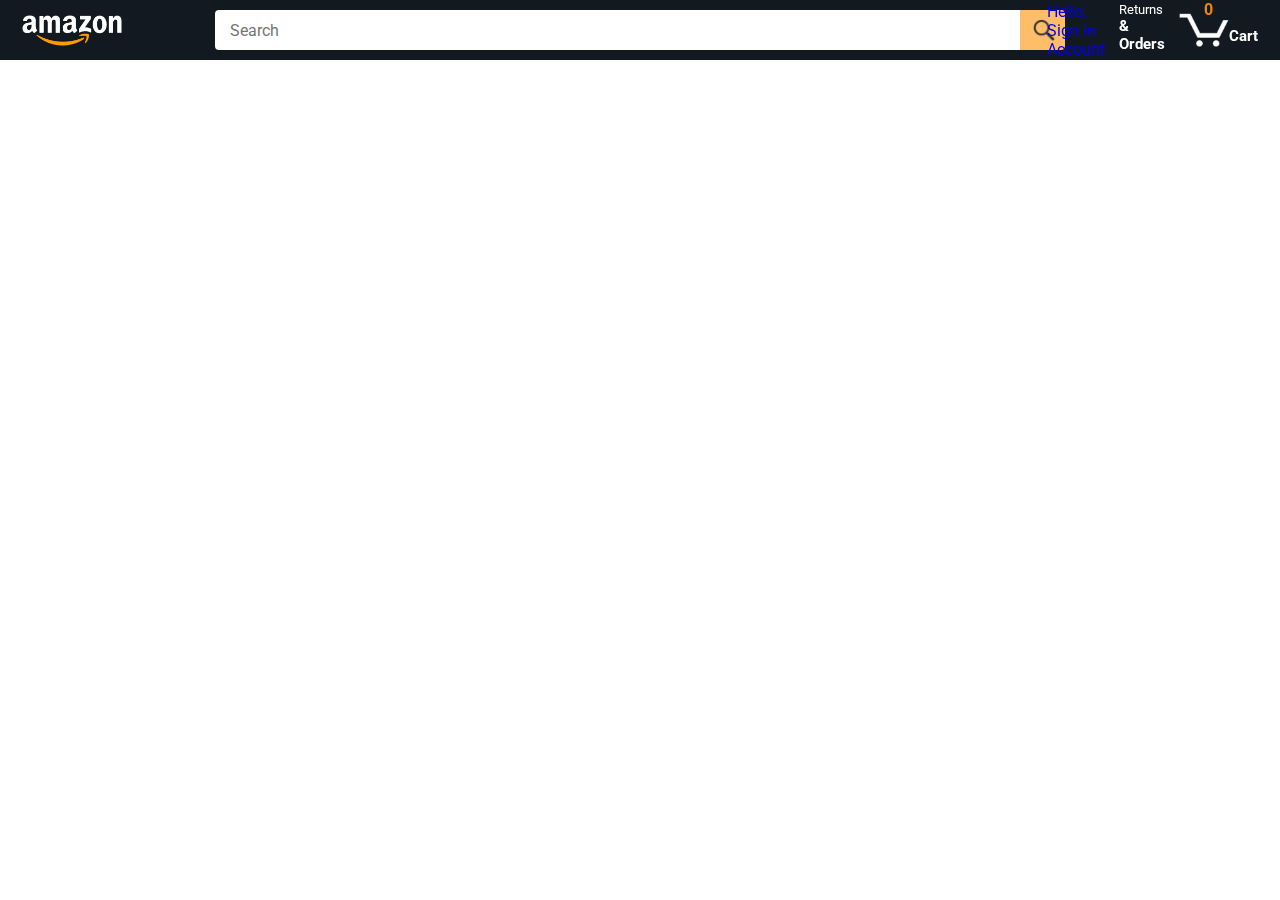
<file: index.html>
<!DOCTYPE html>
<html>

<head>
  <title>Amazon Project</title>

  <!-- This code is needed for responsive design to work.
      (Responsive design = make the website look good on
      smaller screen sizes like a phone or a tablet). -->
  <meta name="viewport" content="width=device-width, initial-scale=1">

  <!-- Load a font called Roboto from Google Fonts. -->
  <link rel="preconnect" href="https://fonts.googleapis.com">
  <link rel="preconnect" href="https://fonts.gstatic.com" crossorigin>
  <link href="https://fonts.googleapis.com/css2?family=Roboto:wght@400;500;700&display=swap" rel="stylesheet">

  <!-- Here are the CSS files for this page. -->
  <link rel="stylesheet" href="styles/shared/general.css">
  <link rel="stylesheet" href="styles/shared/amazon-header.css">
  <link rel="stylesheet" href="styles/pages/amazon.css">
</head>

<body>
  <div class="amazon-header">
    <div class="amazon-header-left-section">
      <a href="index.html" class="header-link">
        <img class="amazon-logo" src="images/amazon-logo-white.png">
        <img class="amazon-mobile-logo" src="images/amazon-mobile-logo-white.png">
      </a>
    </div>

    <div class="amazon-header-middle-section">
      <input class="search-bar" type="text" placeholder="Search">

      <button class="search-button">
        <img class="search-icon" src="images/icons/search-icon.png">
      </button>
    </div>

    <div class="amazon-header-right-section">
      <a class="account-link header-link js-auth-link" href="login.html">
        <span class="greeting-text">Hello, Sign in</span>
        <span class="account-text">Account</span>
      </a>

      <a class="orders-link header-link" href="orders.html">
        <span class="returns-text">Returns</span>
        <span class="orders-text">& Orders</span>
      </a>

      <a class="cart-link header-link" href="checkout.html">
        <img class="cart-icon" src="images/icons/cart-icon.png">
        <div class="cart-quantity js-quantity">0</div>
        <div class="cart-text">Cart</div>
      </a>
    </div>
  </div>

  <div class="main">
    <div class="products-grid">
    </div>
  </div>

  <!-- entry point -->
  <script type="module" src="scritps/script.js"></script>
</body>

</html>
</file>
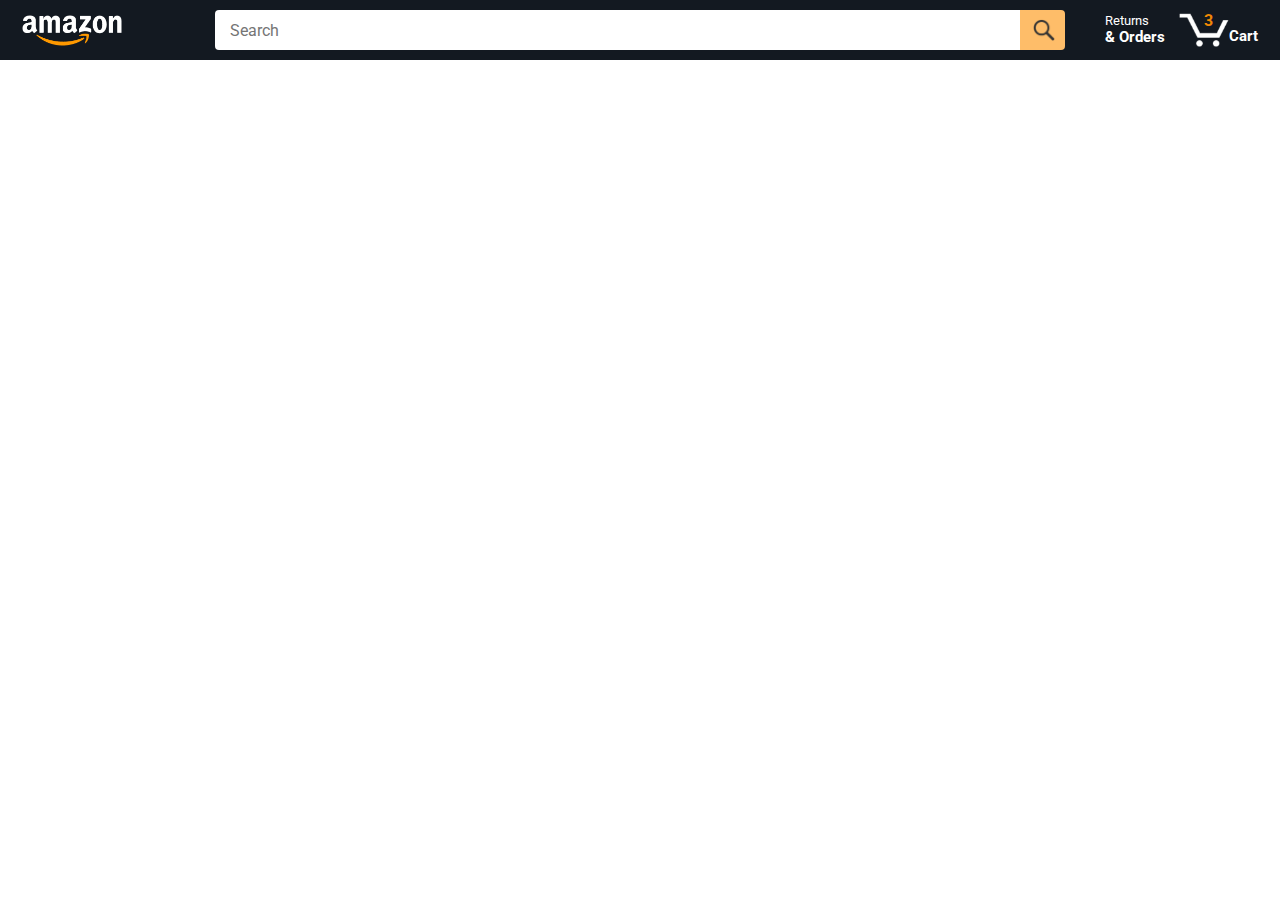
<file: amazon.html>
<!DOCTYPE html>
<html>
  <head>
    <title>Amazon Project</title>

    <!-- This code is needed for responsive design to work.
      (Responsive design = make the website look good on
      smaller screen sizes like a phone or a tablet). -->
    <meta name="viewport" content="width=device-width, initial-scale=1">

    <!-- Load a font called Roboto from Google Fonts. -->
    <link rel="preconnect" href="https://fonts.googleapis.com">
    <link rel="preconnect" href="https://fonts.gstatic.com" crossorigin>
    <link href="https://fonts.googleapis.com/css2?family=Roboto:wght@400;500;700&display=swap" rel="stylesheet">

    <!-- Here are the CSS files for this page. -->
    <link rel="stylesheet" href="styles/shared/general.css">
    <link rel="stylesheet" href="styles/shared/amazon-header.css">
    <link rel="stylesheet" href="styles/pages/amazon.css">
  </head>
  <body>
    <div class="amazon-header">
      <div class="amazon-header-left-section">
        <a href="amazon.html" class="header-link">
          <img class="amazon-logo"
            src="images/amazon-logo-white.png">
          <img class="amazon-mobile-logo"
            src="images/amazon-mobile-logo-white.png">
        </a>
      </div>

      <div class="amazon-header-middle-section">
        <input class="search-bar" type="text" placeholder="Search">

        <button class="search-button">
          <img class="search-icon" src="images/icons/search-icon.png">
        </button>
      </div>

      <div class="amazon-header-right-section">
        <a class="orders-link header-link" href="orders.html">
          <span class="returns-text">Returns</span>
          <span class="orders-text">& Orders</span>
        </a>

        <a class="cart-link header-link" href="checkout.html">
          <img class="cart-icon" src="images/icons/cart-icon.png">
          <div class="cart-quantity">3</div>
          <div class="cart-text">Cart</div>
        </a>
      </div>
    </div>
    
    <div class="main">
      <div class="products-grid">
      </div>
    </div>
    <script src="data/cart.js"></script>
    <SCript src="data/products.js"></SCript>
    <script src="scritps/script.js"></script>
  </body>
</html>
</file>
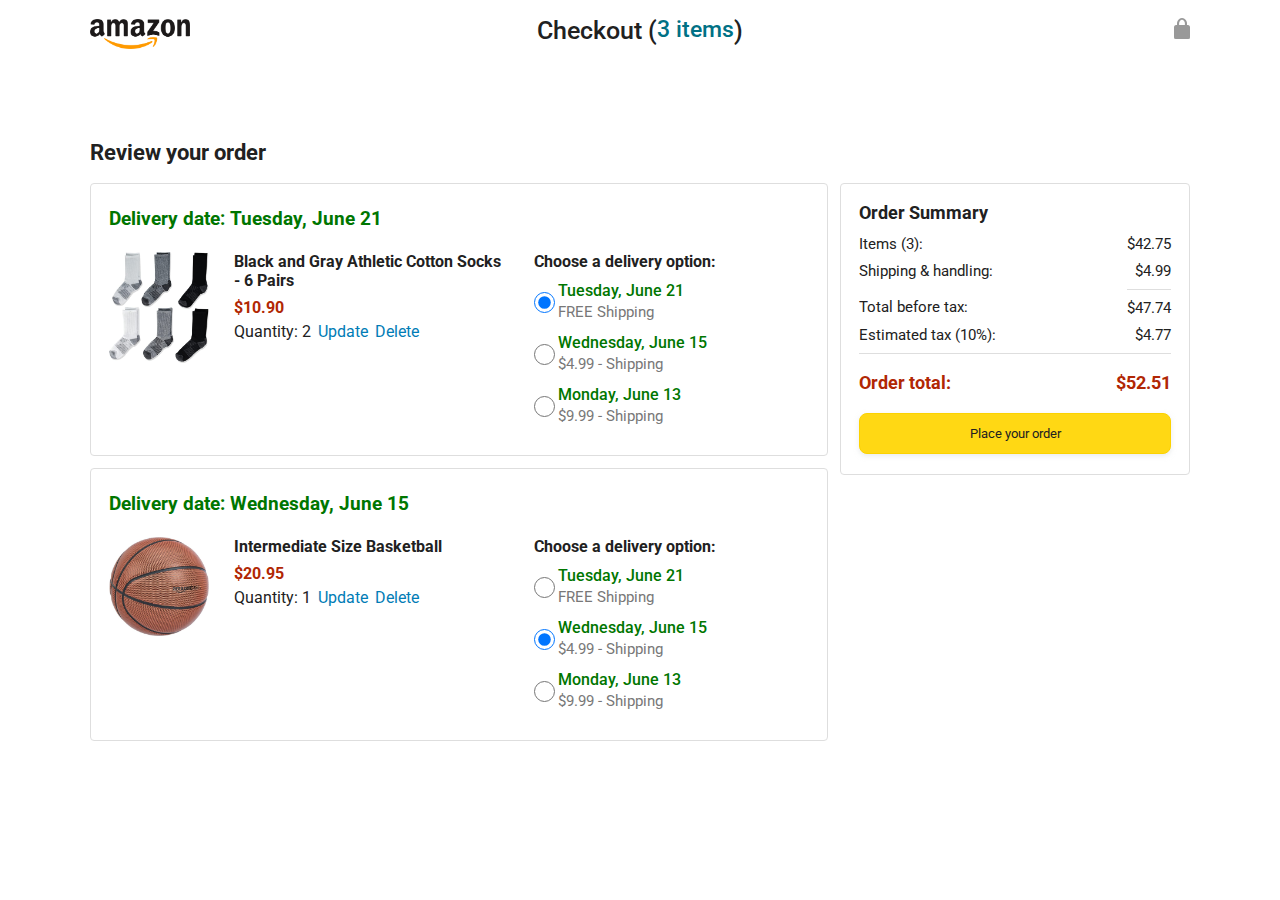
<file: checkout.html>
<!DOCTYPE html>
<html>
  <head>
    <title>Checkout</title>

    <!-- This code is needed for responsive design to work.
      (Responsive design = make the website look good on
      smaller screen sizes like a phone or a tablet). -->
    <meta name="viewport" content="width=device-width, initial-scale=1">

    <!-- Load a font called Roboto from Google Fonts. -->
    <link rel="preconnect" href="https://fonts.googleapis.com">
    <link rel="preconnect" href="https://fonts.gstatic.com" crossorigin>
    <link href="https://fonts.googleapis.com/css2?family=Roboto:wght@400;500;700&display=swap" rel="stylesheet">

    <!-- Here are the CSS files for this page. -->
    <link rel="stylesheet" href="styles/shared/general.css">
    <link rel="stylesheet" href="styles/pages/checkout/checkout-header.css">
    <link rel="stylesheet" href="styles/pages/checkout/checkout.css">
  </head>
  <body>
    <div class="checkout-header">
      <div class="header-content">
        <div class="checkout-header-left-section">
          <a href="amazon.html">
            <img class="amazon-logo" src="images/amazon-logo.png">
            <img class="amazon-mobile-logo" src="images/amazon-mobile-logo.png">
          </a>
        </div>

        <div class="checkout-header-middle-section">
          Checkout (<a class="return-to-home-link"
            href="amazon.html">3 items</a>)
        </div>

        <div class="checkout-header-right-section">
          <img src="images/icons/checkout-lock-icon.png">
        </div>
      </div>
    </div>

    <div class="main">
      <div class="page-title">Review your order</div>

      <div class="checkout-grid">
        <div class="order-summary">
          <div class="cart-item-container">
            <div class="delivery-date">
              Delivery date: Tuesday, June 21
            </div>

            <div class="cart-item-details-grid">
              <img class="product-image"
                src="images/products/athletic-cotton-socks-6-pairs.jpg">

              <div class="cart-item-details">
                <div class="product-name">
                  Black and Gray Athletic Cotton Socks - 6 Pairs
                </div>
                <div class="product-price">
                  $10.90
                </div>
                <div class="product-quantity">
                  <span>
                    Quantity: <span class="quantity-label">2</span>
                  </span>
                  <span class="update-quantity-link link-primary">
                    Update
                  </span>
                  <span class="delete-quantity-link link-primary">
                    Delete
                  </span>
                </div>
              </div>

              <div class="delivery-options">
                <div class="delivery-options-title">
                  Choose a delivery option:
                </div>
                <div class="delivery-option">
                  <input type="radio" checked
                    class="delivery-option-input"
                    name="delivery-option-1">
                  <div>
                    <div class="delivery-option-date">
                      Tuesday, June 21
                    </div>
                    <div class="delivery-option-price">
                      FREE Shipping
                    </div>
                  </div>
                </div>
                <div class="delivery-option">
                  <input type="radio"
                    class="delivery-option-input"
                    name="delivery-option-1">
                  <div>
                    <div class="delivery-option-date">
                      Wednesday, June 15
                    </div>
                    <div class="delivery-option-price">
                      $4.99 - Shipping
                    </div>
                  </div>
                </div>
                <div class="delivery-option">
                  <input type="radio"
                    class="delivery-option-input"
                    name="delivery-option-1">
                  <div>
                    <div class="delivery-option-date">
                      Monday, June 13
                    </div>
                    <div class="delivery-option-price">
                      $9.99 - Shipping
                    </div>
                  </div>
                </div>
              </div>
            </div>
          </div>

          <div class="cart-item-container">
            <div class="delivery-date">
              Delivery date: Wednesday, June 15
            </div>

            <div class="cart-item-details-grid">
              <img class="product-image"
                src="images/products/intermediate-composite-basketball.jpg">

              <div class="cart-item-details">
                <div class="product-name">
                  Intermediate Size Basketball
                </div>
                <div class="product-price">
                  $20.95
                </div>
                <div class="product-quantity">
                  <span>
                    Quantity: <span class="quantity-label">1</span>
                  </span>
                  <span class="update-quantity-link link-primary">
                    Update
                  </span>
                  <span class="delete-quantity-link link-primary">
                    Delete
                  </span>
                </div>
              </div>

              <div class="delivery-options">
                <div class="delivery-options-title">
                  Choose a delivery option:
                </div>

                <div class="delivery-option">
                  <input type="radio" class="delivery-option-input"
                    name="delivery-option-2">
                  <div>
                    <div class="delivery-option-date">
                      Tuesday, June 21
                    </div>
                    <div class="delivery-option-price">
                      FREE Shipping
                    </div>
                  </div>
                </div>
                <div class="delivery-option">
                  <input type="radio" checked class="delivery-option-input"
                    name="delivery-option-2">
                  <div>
                    <div class="delivery-option-date">
                      Wednesday, June 15
                    </div>
                    <div class="delivery-option-price">
                      $4.99 - Shipping
                    </div>
                  </div>
                </div>
                <div class="delivery-option">
                  <input type="radio" class="delivery-option-input"
                    name="delivery-option-2">
                  <div>
                    <div class="delivery-option-date">
                      Monday, June 13
                    </div>
                    <div class="delivery-option-price">
                      $9.99 - Shipping
                    </div>
                  </div>
                </div>
              </div>
            </div>
          </div>
        </div>

        <div class="payment-summary">
          <div class="payment-summary-title">
            Order Summary
          </div>

          <div class="payment-summary-row">
            <div>Items (3):</div>
            <div class="payment-summary-money">$42.75</div>
          </div>

          <div class="payment-summary-row">
            <div>Shipping &amp; handling:</div>
            <div class="payment-summary-money">$4.99</div>
          </div>

          <div class="payment-summary-row subtotal-row">
            <div>Total before tax:</div>
            <div class="payment-summary-money">$47.74</div>
          </div>

          <div class="payment-summary-row">
            <div>Estimated tax (10%):</div>
            <div class="payment-summary-money">$4.77</div>
          </div>

          <div class="payment-summary-row total-row">
            <div>Order total:</div>
            <div class="payment-summary-money">$52.51</div>
          </div>

          <button class="place-order-button button-primary">
            Place your order
          </button>
        </div>
      </div>
    </div>
  </body>
</html>
</file>
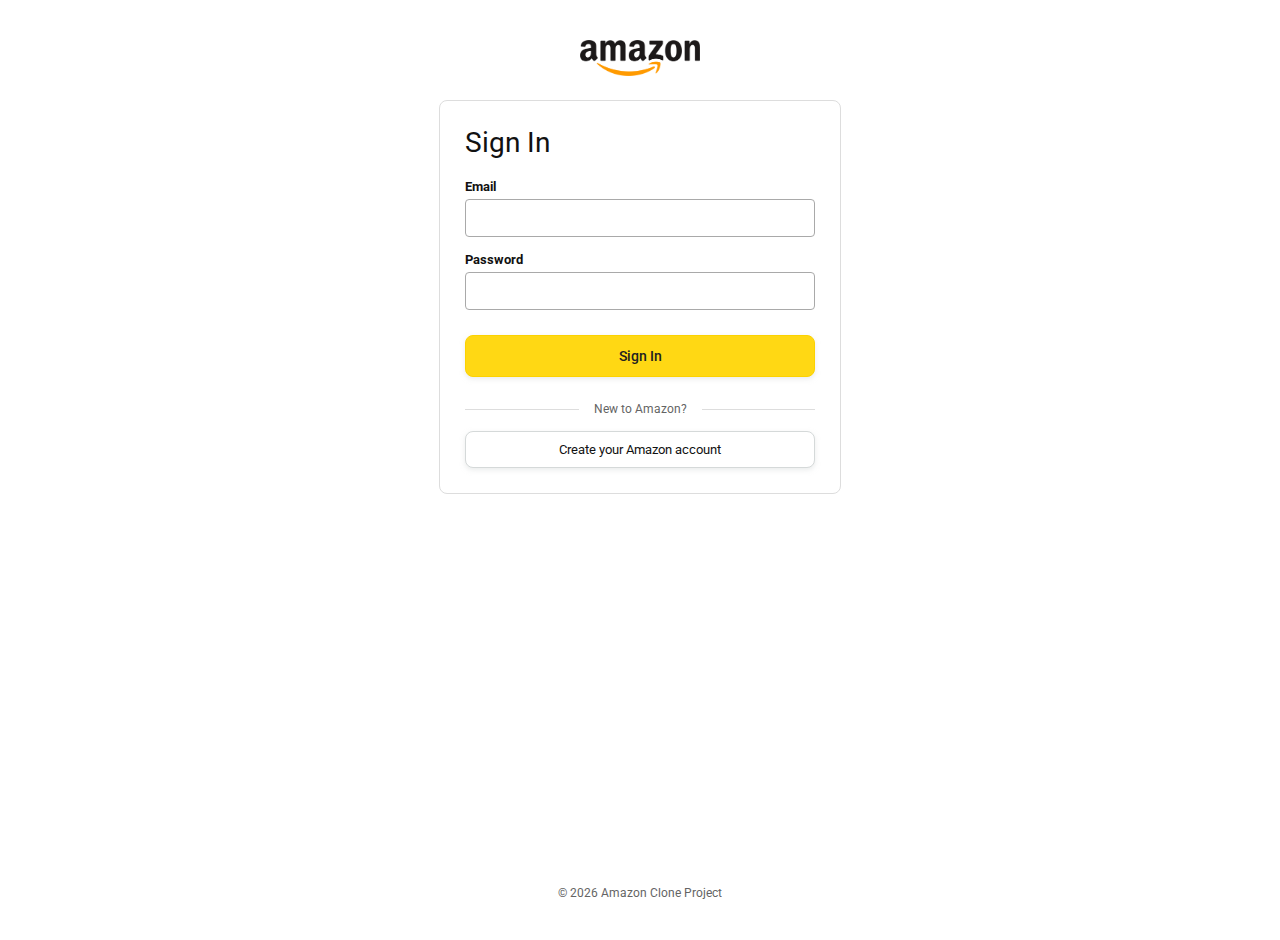
<file: login.html>
<!DOCTYPE html>
<html>

<head>
    <title>Sign In - Amazon</title>
    <meta name="viewport" content="width=device-width, initial-scale=1">
    <meta name="description" content="Sign in to your Amazon account">

    <link rel="preconnect" href="https://fonts.googleapis.com">
    <link rel="preconnect" href="https://fonts.gstatic.com" crossorigin>
    <link href="https://fonts.googleapis.com/css2?family=Roboto:wght@400;500;700&display=swap" rel="stylesheet">

    <link rel="stylesheet" href="styles/shared/general.css">
    <link rel="stylesheet" href="styles/pages/auth.css">
</head>

<body>
    <div class="auth-page">
        <!-- Logo -->
        <a href="amazon.html" class="auth-logo-link">
            <img src="images/amazon-logo.png" alt="Amazon" class="auth-logo">
        </a>

        <!-- Login Form -->
        <div class="auth-container">
            <h1 class="auth-title">Sign In</h1>

            <form id="login-form" class="auth-form">
                <div class="form-group">
                    <label for="email">Email</label>
                    <input type="email" id="email" name="email" required autocomplete="email">
                </div>

                <div class="form-group">
                    <label for="password">Password</label>
                    <input type="password" id="password" name="password" required autocomplete="current-password">
                </div>

                <div class="error-message js-error-message"></div>

                <button type="submit" class="auth-button button-primary">Sign In</button>
            </form>

            <div class="auth-divider">
                <span>New to Amazon?</span>
            </div>

            <a href="signup.html" class="create-account-btn button-secondary">Create your Amazon account</a>
        </div>

        <!-- Footer -->
        <div class="auth-footer">
            <p>&copy; 2026 Amazon Clone Project</p>
        </div>
    </div>

    <script type="module" src="scritps/login.js"></script>
</body>

</html>
</file>
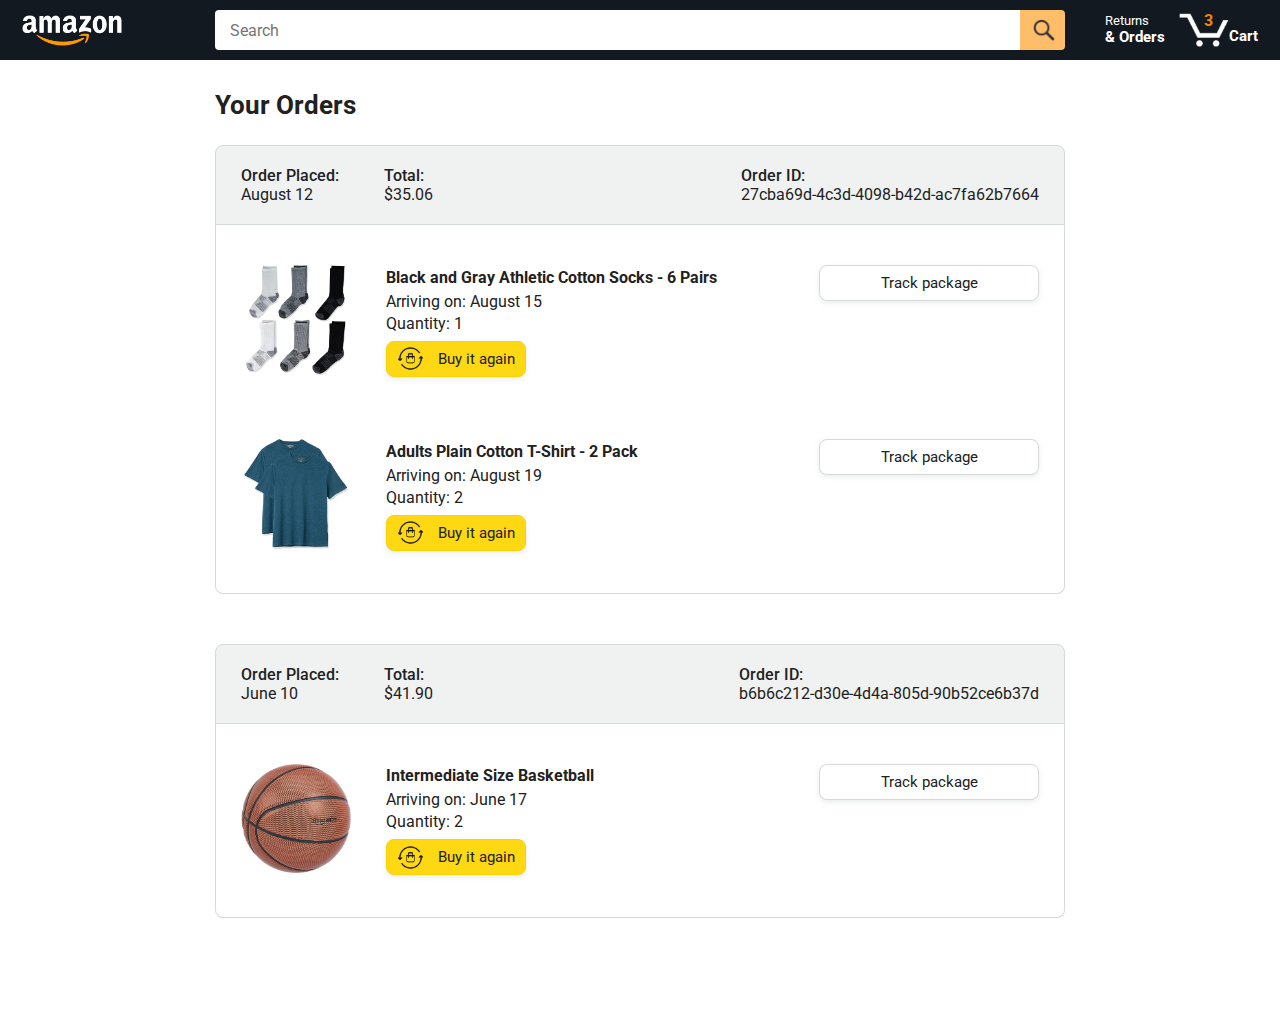
<file: orders.html>
<!DOCTYPE html>
<html>
  <head>
    <title>Orders</title>

    <!-- This code is needed for responsive design to work.
      (Responsive design = make the website look good on
      smaller screen sizes like a phone or a tablet). -->
    <meta name="viewport" content="width=device-width, initial-scale=1">

    <!-- Load a font called Roboto from Google Fonts. -->
    <link rel="preconnect" href="https://fonts.googleapis.com">
    <link rel="preconnect" href="https://fonts.gstatic.com" crossorigin>
    <link href="https://fonts.googleapis.com/css2?family=Roboto:wght@400;500;700&display=swap" rel="stylesheet">

    <!-- Here are the CSS files for this page. -->
    <link rel="stylesheet" href="styles/shared/general.css">
    <link rel="stylesheet" href="styles/shared/amazon-header.css">
    <link rel="stylesheet" href="styles/pages/orders.css">
  </head>
  <body>
    <div class="amazon-header">
      <div class="amazon-header-left-section">
        <a href="amazon.html" class="header-link">
          <img class="amazon-logo"
            src="images/amazon-logo-white.png">
          <img class="amazon-mobile-logo"
            src="images/amazon-mobile-logo-white.png">
        </a>
      </div>

      <div class="amazon-header-middle-section">
        <input class="search-bar" type="text" placeholder="Search">

        <button class="search-button">
          <img class="search-icon" src="images/icons/search-icon.png">
        </button>
      </div>

      <div class="amazon-header-right-section">
        <a class="orders-link header-link" href="orders.html">
          <span class="returns-text">Returns</span>
          <span class="orders-text">& Orders</span>
        </a>

        <a class="cart-link header-link" href="checkout.html">
          <img class="cart-icon" src="images/icons/cart-icon.png">
          <div class="cart-quantity">3</div>
          <div class="cart-text">Cart</div>
        </a>
      </div>
    </div>

    <div class="main">
      <div class="page-title">Your Orders</div>

      <div class="orders-grid">
        <div class="order-container">
          
          <div class="order-header">
            <div class="order-header-left-section">
              <div class="order-date">
                <div class="order-header-label">Order Placed:</div>
                <div>August 12</div>
              </div>
              <div class="order-total">
                <div class="order-header-label">Total:</div>
                <div>$35.06</div>
              </div>
            </div>

            <div class="order-header-right-section">
              <div class="order-header-label">Order ID:</div>
              <div>27cba69d-4c3d-4098-b42d-ac7fa62b7664</div>
            </div>
          </div>

          <div class="order-details-grid">
            <div class="product-image-container">
              <img src="images/products/athletic-cotton-socks-6-pairs.jpg">
            </div>

            <div class="product-details">
              <div class="product-name">
                Black and Gray Athletic Cotton Socks - 6 Pairs
              </div>
              <div class="product-delivery-date">
                Arriving on: August 15
              </div>
              <div class="product-quantity">
                Quantity: 1
              </div>
              <button class="buy-again-button button-primary">
                <img class="buy-again-icon" src="images/icons/buy-again.png">
                <span class="buy-again-message">Buy it again</span>
              </button>
            </div>

            <div class="product-actions">
              <a href="tracking.html?orderId=123&productId=456">
                <button class="track-package-button button-secondary">
                  Track package
                </button>
              </a>
            </div>

            <div class="product-image-container">
              <img src="images/products/adults-plain-cotton-tshirt-2-pack-teal.jpg">
            </div>

            <div class="product-details">
              <div class="product-name">
                Adults Plain Cotton T-Shirt - 2 Pack
              </div>
              <div class="product-delivery-date">
                Arriving on: August 19
              </div>
              <div class="product-quantity">
                Quantity: 2
              </div>
              <button class="buy-again-button button-primary">
                <img class="buy-again-icon" src="images/icons/buy-again.png">
                <span class="buy-again-message">Buy it again</span>
              </button>
            </div>

            <div class="product-actions">
              <a href="tracking.html">
                <button class="track-package-button button-secondary">
                  Track package
                </button>
              </a>
            </div>
          </div>
        </div>

        <div class="order-container">

          <div class="order-header">
            <div class="order-header-left-section">
              <div class="order-date">
                <div class="order-header-label">Order Placed:</div>
                <div>June 10</div>
              </div>
              <div class="order-total">
                <div class="order-header-label">Total:</div>
                <div>$41.90</div>
              </div>
            </div>

            <div class="order-header-right-section">
              <div class="order-header-label">Order ID:</div>
              <div>b6b6c212-d30e-4d4a-805d-90b52ce6b37d</div>
            </div>
          </div>

          <div class="order-details-grid">
            <div class="product-image-container">
              <img src="images/products/intermediate-composite-basketball.jpg">
            </div>

            <div class="product-details">
              <div class="product-name">
                Intermediate Size Basketball
              </div>
              <div class="product-delivery-date">
                Arriving on: June 17
              </div>
              <div class="product-quantity">
                Quantity: 2
              </div>
              <button class="buy-again-button button-primary">
                <img class="buy-again-icon" src="images/icons/buy-again.png">
                <span class="buy-again-message">Buy it again</span>
              </button>
            </div>

            <div class="product-actions">
              <a href="tracking.html">
                <button class="track-package-button button-secondary">
                  Track package
                </button>
              </a>
            </div>
          </div>
        </div>
      </div>
    </div>
  </body>
</html>
</file>
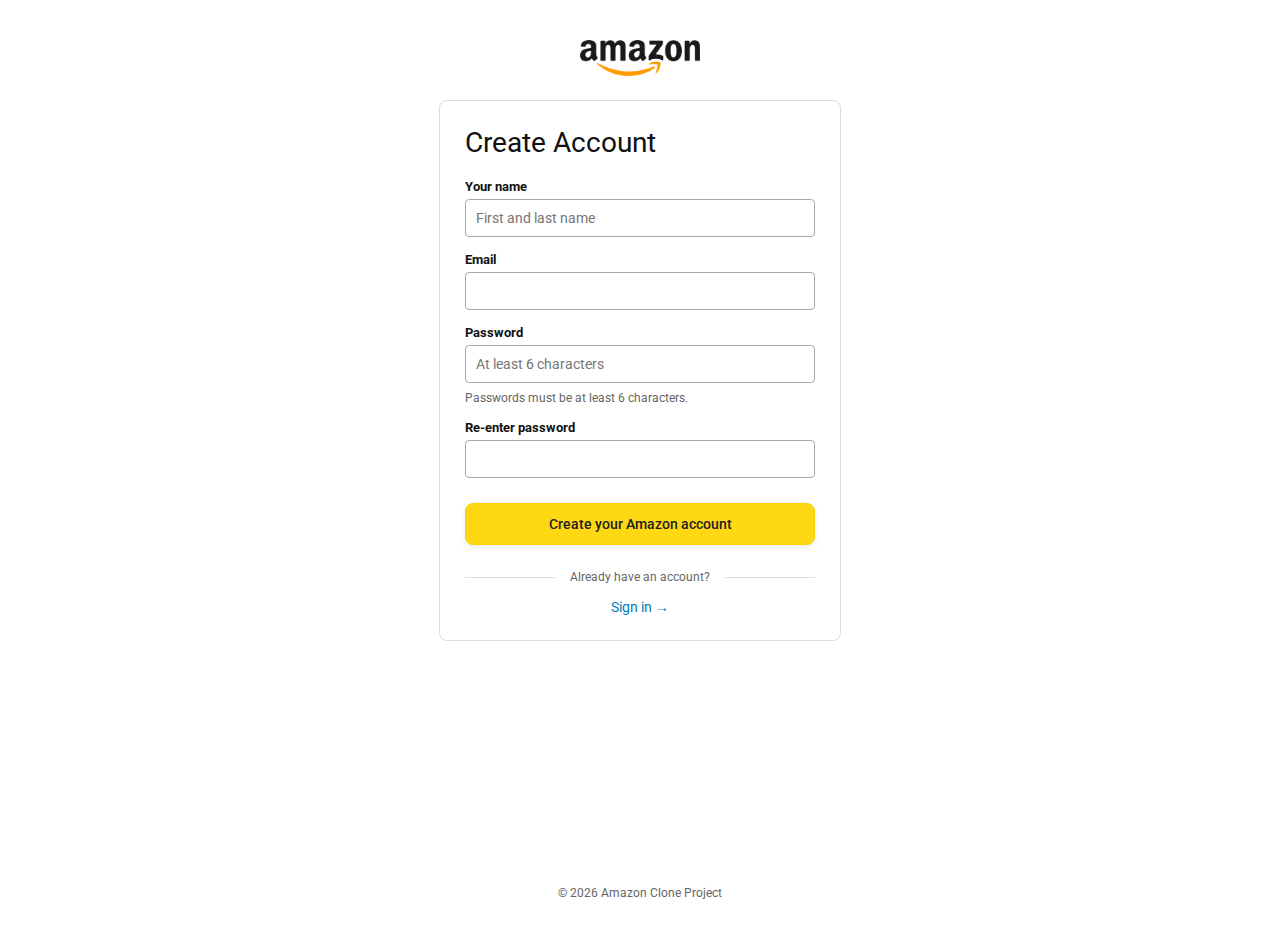
<file: signup.html>
<!DOCTYPE html>
<html>

<head>
    <title>Create Account - Amazon</title>
    <meta name="viewport" content="width=device-width, initial-scale=1">
    <meta name="description" content="Create your Amazon account">

    <link rel="preconnect" href="https://fonts.googleapis.com">
    <link rel="preconnect" href="https://fonts.gstatic.com" crossorigin>
    <link href="https://fonts.googleapis.com/css2?family=Roboto:wght@400;500;700&display=swap" rel="stylesheet">

    <link rel="stylesheet" href="styles/shared/general.css">
    <link rel="stylesheet" href="styles/pages/auth.css">
</head>

<body>
    <div class="auth-page">
        <!-- Logo -->
        <a href="index.html" class="auth-logo-link">
            <img src="images/amazon-logo.png" alt="Amazon" class="auth-logo">
        </a>

        <!-- Signup Form -->
        <div class="auth-container">
            <h1 class="auth-title">Create Account</h1>

            <form id="signup-form" class="auth-form">
                <div class="form-group">
                    <label for="name">Your name</label>
                    <input type="text" id="name" name="name" required autocomplete="name"
                        placeholder="First and last name">
                </div>

                <div class="form-group">
                    <label for="email">Email</label>
                    <input type="email" id="email" name="email" required autocomplete="email">
                </div>

                <div class="form-group">
                    <label for="password">Password</label>
                    <input type="password" id="password" name="password" required autocomplete="new-password"
                        placeholder="At least 6 characters">
                    <p class="input-hint">Passwords must be at least 6 characters.</p>
                </div>

                <div class="form-group">
                    <label for="confirm-password">Re-enter password</label>
                    <input type="password" id="confirm-password" name="confirm-password" required
                        autocomplete="new-password">
                </div>

                <div class="error-message js-error-message"></div>

                <button type="submit" class="auth-button button-primary">Create your Amazon account</button>
            </form>

            <div class="auth-divider">
                <span>Already have an account?</span>
            </div>

            <a href="login.html" class="sign-in-link">Sign in →</a>
        </div>

        <!-- Footer -->
        <div class="auth-footer">
            <p>&copy; 2026 Amazon Clone Project</p>
        </div>
    </div>

    <script type="module" src="scritps/signup.js"></script>
</body>

</html>
</file>
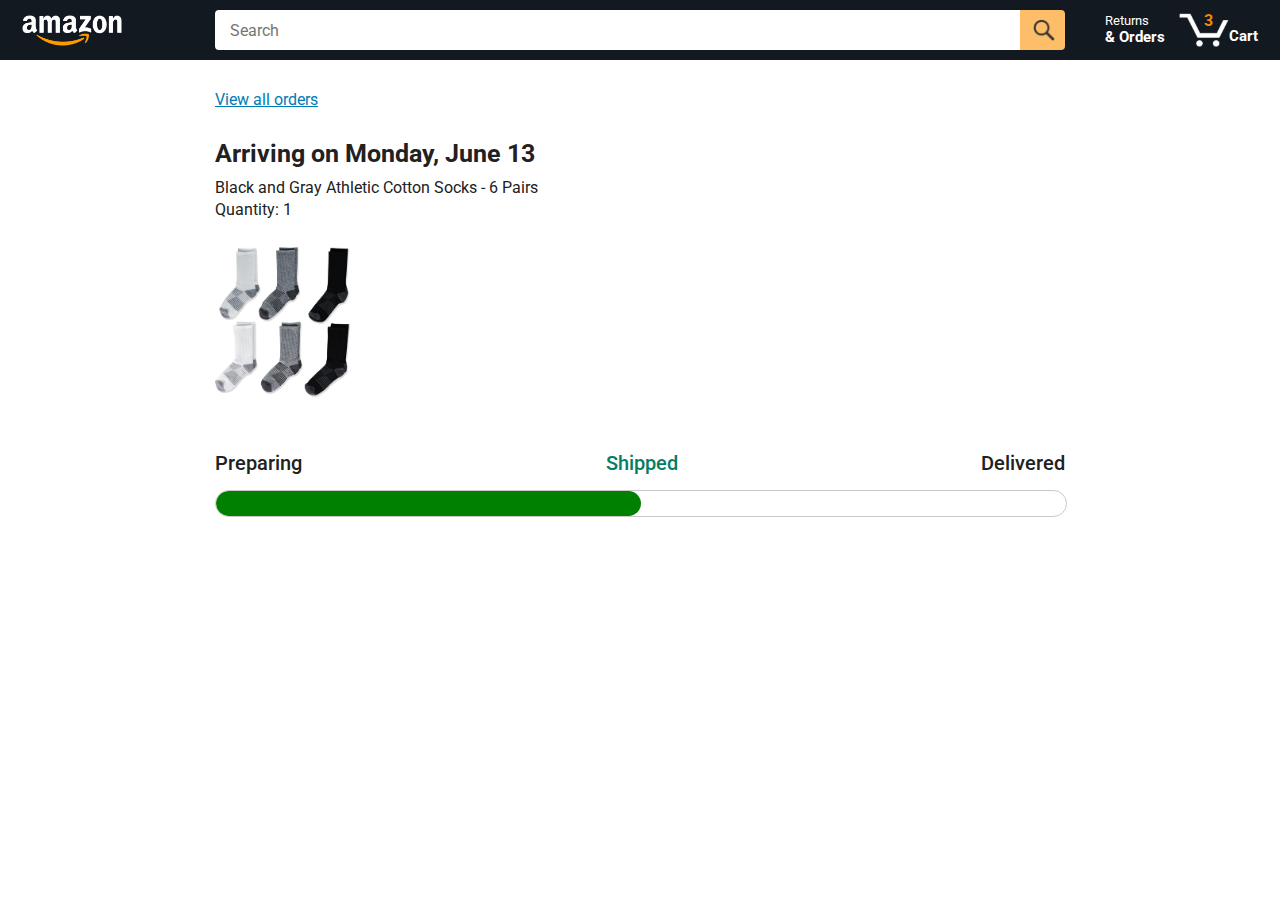
<file: tracking.html>
<!DOCTYPE html>
<html>
  <head>
    <title>Tracking</title>

    <!-- This code is needed for responsive design to work.
      (Responsive design = make the website look good on
      smaller screen sizes like a phone or a tablet). -->
    <meta name="viewport" content="width=device-width, initial-scale=1">

    <!-- Load a font called Roboto from Google Fonts. -->
    <link rel="preconnect" href="https://fonts.googleapis.com">
    <link rel="preconnect" href="https://fonts.gstatic.com" crossorigin>
    <link href="https://fonts.googleapis.com/css2?family=Roboto:wght@400;500;700&display=swap" rel="stylesheet">

    <!-- Here are the CSS files for this page. -->
    <link rel="stylesheet" href="styles/shared/general.css">
    <link rel="stylesheet" href="styles/shared/amazon-header.css">
    <link rel="stylesheet" href="styles/pages/tracking.css">
  </head>
  <body>
    <div class="amazon-header">
      <div class="amazon-header-left-section">
        <a href="amazon.html" class="header-link">
          <img class="amazon-logo"
            src="images/amazon-logo-white.png">
          <img class="amazon-mobile-logo"
            src="images/amazon-mobile-logo-white.png">
        </a>
      </div>

      <div class="amazon-header-middle-section">
        <input class="search-bar" type="text" placeholder="Search">

        <button class="search-button">
          <img class="search-icon" src="images/icons/search-icon.png">
        </button>
      </div>

      <div class="amazon-header-right-section">
        <a class="orders-link header-link" href="orders.html">
          <span class="returns-text">Returns</span>
          <span class="orders-text">& Orders</span>
        </a>

        <a class="cart-link header-link" href="checkout.html">
          <img class="cart-icon" src="images/icons/cart-icon.png">
          <div class="cart-quantity">3</div>
          <div class="cart-text">Cart</div>
        </a>
      </div>
    </div>

    <div class="main">
      <div class="order-tracking">
        <a class="back-to-orders-link link-primary" href="orders.html">
          View all orders
        </a>

        <div class="delivery-date">
          Arriving on Monday, June 13
        </div>

        <div class="product-info">
          Black and Gray Athletic Cotton Socks - 6 Pairs
        </div>

        <div class="product-info">
          Quantity: 1
        </div>

        <img class="product-image" src="images/products/athletic-cotton-socks-6-pairs.jpg">

        <div class="progress-labels-container">
          <div class="progress-label">
            Preparing
          </div>
          <div class="progress-label current-status">
            Shipped
          </div>
          <div class="progress-label">
            Delivered
          </div>
        </div>

        <div class="progress-bar-container">
          <div class="progress-bar"></div>
        </div>
      </div>
    </div>
  </body>
</html>
</file>
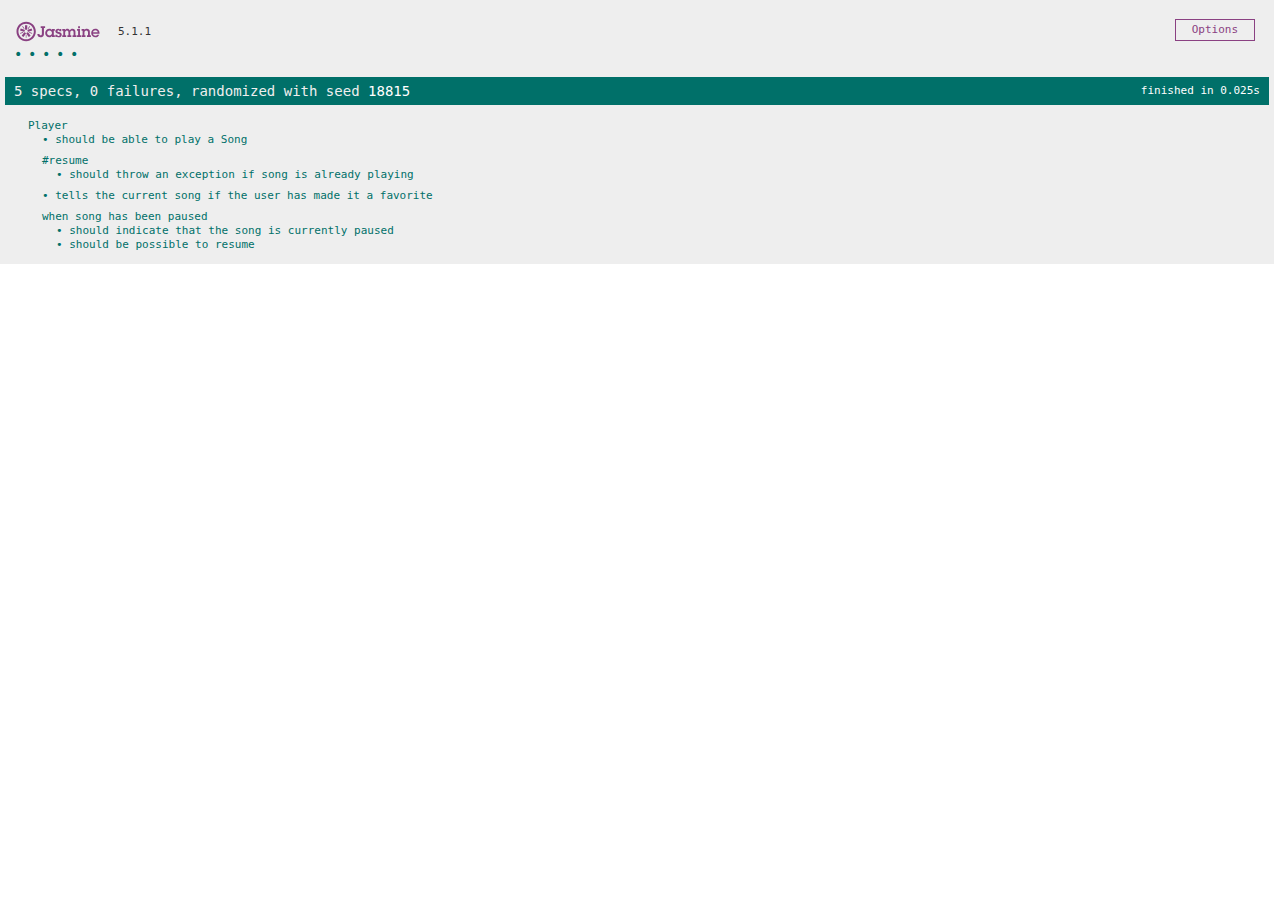
<file: tests-jasmine/SpecRunner.html>
<!DOCTYPE html>
<html>
<head>
  <meta charset="utf-8">
  <title>Jasmine Spec Runner v5.1.1</title>

  <link rel="shortcut icon" type="image/png" href="lib/jasmine-5.1.1/jasmine_favicon.png">
  <link rel="stylesheet" href="lib/jasmine-5.1.1/jasmine.css">

  <script src="lib/jasmine-5.1.1/jasmine.js"></script>
  <script src="lib/jasmine-5.1.1/jasmine-html.js"></script>
  <script src="lib/jasmine-5.1.1/boot0.js"></script>
  <!-- optional: include a file here that configures the Jasmine env -->
  <script src="lib/jasmine-5.1.1/boot1.js"></script>

  <!-- include source files here... -->
  <script src="src/Player.js"></script>
  <script src="src/Song.js"></script>

  <!-- include spec files here... -->
  <script src="spec/SpecHelper.js"></script>
  <script src="spec/PlayerSpec.js"></script>

</head>

<body>
</body>
</html>
</file>
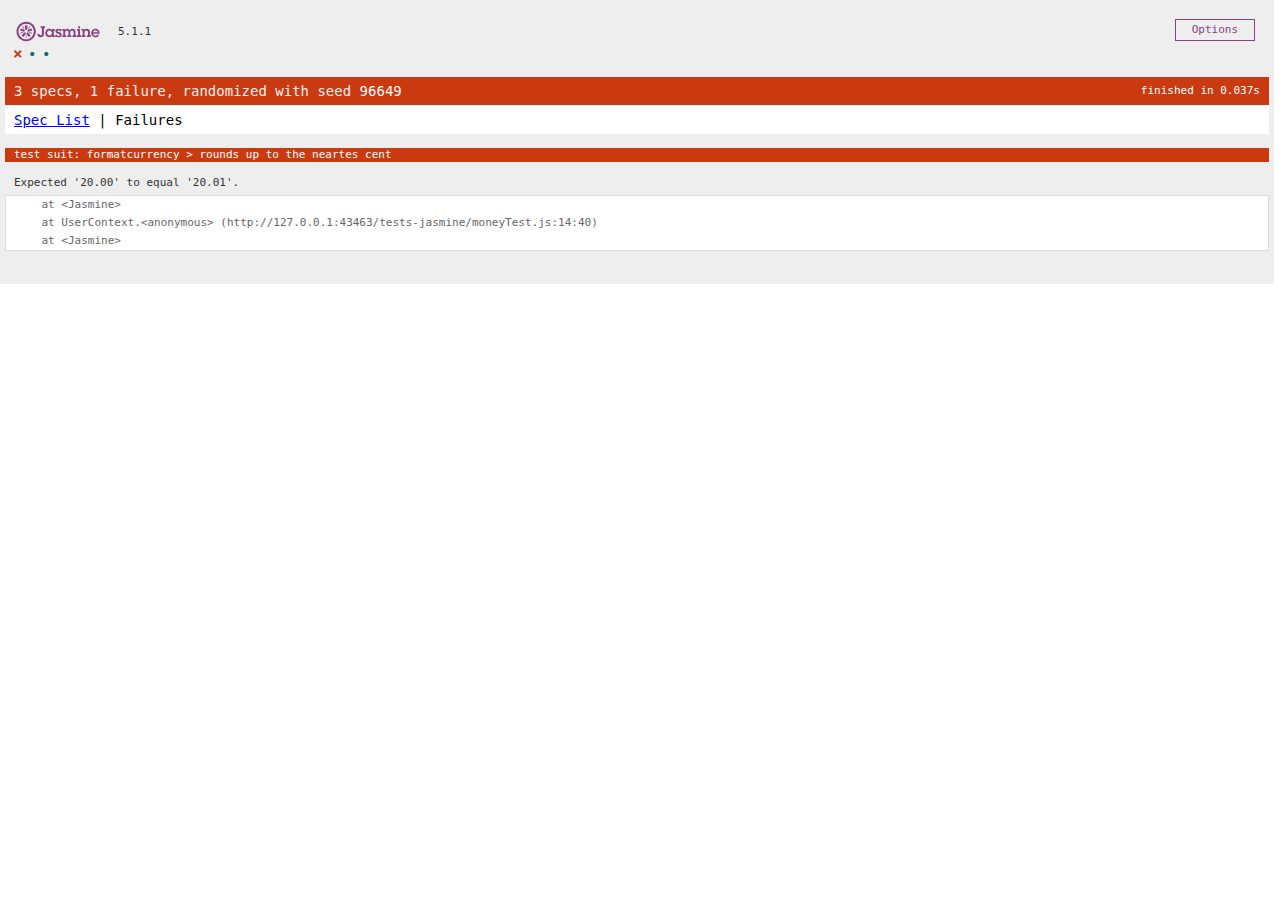
<file: tests-jasmine/tests.html>
<!DOCTYPE html>
<html>
<head>
  <meta charset="utf-8">
  <title>Jasmine Spec Runner v5.1.1</title>

  <link rel="shortcut icon" type="image/png" href="lib/jasmine-5.1.1/jasmine_favicon.png">
  <link rel="stylesheet" href="lib/jasmine-5.1.1/jasmine.css">

  <script src="lib/jasmine-5.1.1/jasmine.js"></script>
  <script src="lib/jasmine-5.1.1/jasmine-html.js"></script>
  <script src="lib/jasmine-5.1.1/boot0.js"></script>
  <!-- optional: include a file here that configures the Jasmine env -->
  <script src="lib/jasmine-5.1.1/boot1.js"></script>

  <script src="moneyTest.js" type="module"></script>

</head>

<body>
</body>
</html>
</file>
<file: styles/shared/general.css>
body {
  font-family: Roboto, Arial;
  color: rgb(33, 33, 33);
  /* The <body> element has a default margin of 8px
     on all sides. This removes the default margins. */
  margin: 0;
}

/* <p> elements have a default margin on the top
   and bottom. This removes the default margins. */
p {
  margin: 0;
}

button {
  cursor: pointer;
}

select {
  cursor: pointer;
}

input, select, button {
  font-family: Roboto, Arial;
}

.button-primary {
  color: rgb(33, 33, 33);
  background-color: rgb(255, 216, 20);
  border: 1px solid rgb(252, 210, 0);
  border-radius: 8px;
  cursor: pointer;
  box-shadow: 0 2px 5px rgba(213, 217, 217, 0.5);
}

.button-primary:hover {
  background-color: rgb(247, 202, 0);
  border: 1px solid rgb(242, 194, 0);
}

.button-primary:active {
  background: rgb(255, 216, 20);
  border-color: rgb(252, 210, 0);
  box-shadow: none;
}

.button-secondary {
  color: rgb(33, 33, 33);
  background: white;
  border: 1px solid rgb(213, 217, 217);
  border-radius: 8px;
  cursor: pointer;
  box-shadow: 0 2px 5px rgba(213, 217, 217, 0.5);
}

.button-secondary:hover {
  background-color: rgb(247, 250, 250);
}

.button-secondary:active {
  background-color: rgb(237, 253, 255);
  box-shadow: none;
}

/* These styles will limit text to 2 lines. Anything
   beyond 2 lines will be replaced with "..."
   You can find this code by using an A.I. tool or by
   searching in Google.
   https://css-tricks.com/almanac/properties/l/line-clamp/ */
.limit-text-to-2-lines {
  display: -webkit-box;
  -webkit-line-clamp: 2;
  -webkit-box-orient: vertical;
  overflow: hidden;
}

.link-primary {
  color: rgb(1, 124, 182);
  cursor: pointer;
}

.link-primary:hover {
  color: rgb(196, 80, 0);
}

/* Styles for dropdown selectors. */
select {
  color: rgb(33, 33, 33);
  background-color: rgb(240, 240, 240);
  border: 1px solid rgb(213, 217, 217);
  border-radius: 8px;
  padding: 3px 5px;
  font-size: 15px;
  cursor: pointer;
  box-shadow: 0 2px 5px rgba(213, 217, 217, 0.5);
}

select:focus,
input:focus {
  outline: 2px solid rgb(255, 153, 0);
}
</file>
<file: styles/shared/amazon-header.css>
.amazon-header {
  background-color: rgb(19, 25, 33);
  color: white;
  padding-left: 15px;
  padding-right: 15px;

  display: flex;
  align-items: center;
  justify-content: space-between;

  position: fixed;
  top: 0;
  left: 0;
  right: 0;
  height: 60px;
}

.amazon-header-left-section {
  width: 180px;
}

@media (max-width: 800px) {
  .amazon-header-left-section {
    width: unset;
  }
}

.header-link {
  display: inline-block;
  padding: 6px;
  border-radius: 2px;
  cursor: pointer;
  text-decoration: none;
  border: 1px solid rgba(0, 0, 0, 0);
}

.header-link:hover {
  border: 1px solid white;
}

.amazon-logo {
  width: 100px;
  margin-top: 5px;
}

.amazon-mobile-logo {
  display: none;
}

@media (max-width: 575px) {
  .amazon-logo {
    display: none;
  }

  .amazon-mobile-logo {
    display: block;
    height: 35px;
    margin-top: 5px;
  }
}

.amazon-header-middle-section {
  flex: 1;
  max-width: 850px;
  margin-left: 10px;
  margin-right: 10px;
  display: flex;
}

.search-bar {
  flex: 1;
  width: 0;
  font-size: 16px;
  height: 38px;
  padding-left: 15px;
  border: none;
  border-top-left-radius: 4px;
  border-bottom-left-radius: 4px;
  border-top-right-radius: 0;
  border-bottom-right-radius: 0;
}

.search-button {
  background-color: rgb(254, 189, 105);
  border: none;
  width: 45px;
  height: 40px;
  border-top-right-radius: 4px;
  border-bottom-right-radius: 4px;
  flex-shrink: 0;
}

.search-icon {
  height: 22px;
  margin-left: 2px;
  margin-top: 3px;
}

.amazon-header-right-section {
  width: 180px;
  flex-shrink: 0;
  display: flex;
  justify-content: end;
}

.orders-link {
  color: white;
}

.returns-text {
  display: block;
  font-size: 13px;
}

.orders-text {
  display: block;
  font-size: 15px;
  font-weight: 700;
}

.cart-link {
  color: white;
  display: flex;
  align-items: center;
  position: relative;
}

.cart-icon {
  width: 50px;
}

.cart-text {
  margin-top: 12px;
  font-size: 15px;
  font-weight: 700;
}

.cart-quantity {
  color: rgb(240, 136, 4);
  font-size: 16px;
  font-weight: 700;

  position: absolute;
  top: 4px;
  left: 22px;
  
  width: 26px;
  text-align: center;
}
</file>
<file: styles/pages/amazon.css>
.main {
  margin-top: 60px;
}

.products-grid {
  display: grid;

  /* - In CSS Grid, 1fr means a column will take up the
       remaining space in the grid.
     - If we write 1fr 1fr ... 1fr; 8 times, this will
       divide the grid into 8 columns, each taking up an
       equal amount of the space.
     - repeat(8, 1fr); is a shortcut for repeating "1fr"
       8 times (instead of typing out "1fr" 8 times).
       repeat(...) is a special property that works with
       display: grid; */
  grid-template-columns: repeat(8, 1fr);
}

/* @media is used to create responsive design (making the
   website look good on any screen size). This @media
   means when the screen width is 2000px or less, we
   will divide the grid into 7 columns instead of 8. */
@media (max-width: 2000px) {
  .products-grid {
    grid-template-columns: repeat(7, 1fr);
  }
}

/* This @media means when the screen width is 1600px or
   less, we will divide the grid into 6 columns. */
@media (max-width: 1600px) {
  .products-grid {
    grid-template-columns: repeat(6, 1fr);
  }
}

@media (max-width: 1300px) {
  .products-grid {
    grid-template-columns: repeat(5, 1fr);
  }
}

@media (max-width: 1000px) {
  .products-grid {
    grid-template-columns: repeat(4, 1fr);
  }
}

@media (max-width: 800px) {
  .products-grid {
    grid-template-columns: repeat(3, 1fr);
  }
}

@media (max-width: 575px) {
  .products-grid {
    grid-template-columns: repeat(2, 1fr);
  }
}

@media (max-width: 450px) {
  .products-grid {
    grid-template-columns: 1fr;
  }
}

.product-container {
  padding-top: 40px;
  padding-bottom: 25px;
  padding-left: 25px;
  padding-right: 25px;

  border-right: 1px solid rgb(231, 231, 231);
  border-bottom: 1px solid rgb(231, 231, 231);

  display: flex;
  flex-direction: column;
}

.product-image-container {
  display: flex;
  justify-content: center;
  align-items: center;

  height: 180px;
  margin-bottom: 20px;
}

.product-image {
  /* Images will overflow their container by default. To
    prevent this, we set max-width and max-height to 100%
    so they stay inside their container. */
  max-width: 100%;
  max-height: 100%;
}

.product-name {
  height: 40px;
  margin-bottom: 5px;
}

.product-rating-container {
  display: flex;
  align-items: center;
  margin-bottom: 10px;
}

.product-rating-stars {
  width: 100px;
  margin-right: 6px;
}

.product-rating-count {
  color: rgb(1, 124, 182);
  cursor: pointer;
  margin-top: 3px;
}

.product-price {
  font-weight: 700;
  margin-bottom: 10px;
}

.product-quantity-container {
  margin-bottom: 17px;
}

.product-spacer {
  flex: 1;
}

.added-to-cart {
  color: rgb(6, 125, 98);
  font-size: 16px;

  display: flex;
  align-items: center;
  margin-bottom: 8px;

  /* At first, the "Added to cart" message will
     be invisible. Use JavaScript to change the
     opacity and make it visible. */
  opacity: 0;
}

.added-to-cart img {
  height: 20px;
  margin-right: 5px;
}

.add-to-cart-button {
  width: 100%;
  padding: 8px;
  border-radius: 50px;
}
</file>
<file: styles/pages/checkout/checkout-header.css>
.checkout-header {
  height: 60px;
  padding-left: 30px;
  padding-right: 30px;
  background-color: white;

  display: flex;
  justify-content: center;

  position: fixed;
  top: 0;
  left: 0;
  right: 0;
  z-index: 1000;
}

.header-content {
  width: 100%;
  max-width: 1100px;

  display: flex;
  align-items: center;
}

.checkout-header-left-section {
  width: 150px;
}

.amazon-logo {
  width: 100px;
  margin-top: 12px;
}

.amazon-mobile-logo {
  display: none;
}

/* @media is used to create responsive design (making the
   website look good on any screen size). This @media
   means when the screen width is 575px or less, different
   styles (inside the {...}) will be applied. */
@media (max-width: 575px) {
  .checkout-header-left-section {
    width: auto;
  }

  .amazon-logo {
    display: none;
  }

  .amazon-mobile-logo {
    display: inline-block;
    height: 35px;
    margin-top: 5px;
  }
}

.checkout-header-middle-section {
  flex: 1;
  flex-shrink: 0;
  text-align: center;

  font-size: 25px;
  font-weight: 500;

  display: flex;
  justify-content: center;
}

.return-to-home-link {
  color: rgb(0, 113, 133);
  font-size: 23px;
  text-decoration: none;
  cursor: pointer;
}

@media (max-width: 1000px) {
  .checkout-header-middle-section {
    font-size: 20px;
    margin-right: 60px;
  }

  .return-to-home-link {
    font-size: 18px;
  }
}

@media (max-width: 575px) {
  .checkout-header-middle-section {
    margin-right: 5px;
  }
}

.checkout-header-right-section {
  text-align: right;
  width: 150px;
}

@media (max-width: 1000px) {
  .checkout-header-right-section {
    width: auto;
  }
}
</file>
<file: styles/pages/checkout/checkout.css>
.main {
  max-width: 1100px;
  padding-left: 30px;
  padding-right: 30px;

  margin-top: 140px;
  margin-bottom: 100px;

  /* margin-left: auto;
     margin-right auto;
     Is a trick for centering an element horizontally
     without needing a container. */
  margin-left: auto;
  margin-right: auto;
}

.page-title {
  font-weight: 700;
  font-size: 22px;
  margin-bottom: 18px;
}

.checkout-grid {
  display: grid;
  /* Here, 1fr means the first column will take
     up the remaining space in the grid. */
  grid-template-columns: 1fr 350px;
  column-gap: 12px;

  /* Use align-items: start; to prevent the elements
     in the grid from stretching vertically. */
  align-items: start;
}

@media (max-width: 1000px) {
  .main {
    max-width: 500px;
  }

  .checkout-grid {
    grid-template-columns: 1fr;
  }
}

.cart-item-container,
.payment-summary {
  border: 1px solid rgb(222, 222, 222);
  border-radius: 4px;
  padding: 18px;
}

.cart-item-container {
  margin-bottom: 12px;
}

.payment-summary {
  padding-bottom: 5px;
}

@media (max-width: 1000px) {
  .payment-summary {
    /* grid-row: 1 means this element will be placed into row
      1 in the grid. (Normally, the row that an element is
      placed in is determined by the order of the elements in
      the HTML. grid-row overrides this default ordering). */
    grid-row: 1;
    margin-bottom: 12px;
  }
}

.delivery-date {
  color: rgb(0, 118, 0);
  font-weight: 700;
  font-size: 19px;
  margin-top: 5px;
  margin-bottom: 22px;
}

.cart-item-details-grid {
  display: grid;
  /* 100px 1fr 1fr; means the 2nd and 3rd column will
     take up half the remaining space in the grid
     (they will divide up the remaining space evenly). */
  grid-template-columns: 100px 1fr 1fr;
  column-gap: 25px;
}

@media (max-width: 1000px) {
  .cart-item-details-grid {
    grid-template-columns: 100px 1fr;
    row-gap: 30px;
  }
}

.product-image {
  max-width: 100%;
  max-height: 120px;

  /* margin-left: auto;
     margin-right auto;
     Is a trick for centering an element horizontally
     without needing a container. */
  margin-left: auto;
  margin-right: auto;
}

.product-name {
  font-weight: 700;
  margin-bottom: 8px;
}

.product-price {
  color: rgb(177, 39, 4);
  font-weight: 700;
  margin-bottom: 5px;
}

.product-quantity .link-primary {
  margin-left: 3px;
}

@media (max-width: 1000px) {
  .delivery-options {
    /* grid-column: 1 means this element will be placed
       in column 1 in the grid. (Normally, the column that
       an element is placed in is determined by the order
       of the elements in the HTML. grid-column overrides
       this default ordering).
       
       / span 2 means this element will take up 2 columns
       in the grid (Normally, each element takes up 1
       column in the grid). */
    grid-column: 1 / span 2;
  }
}

.delivery-options-title {
  font-weight: 700;
  margin-bottom: 10px;
}

.delivery-option {
  display: grid;
  grid-template-columns: 24px 1fr;
  margin-bottom: 12px;
  cursor: pointer;
}

.delivery-option-input {
  margin-left: 0px;
  cursor: pointer;
}

.delivery-option-date {
  color: rgb(0, 118, 0);
  font-weight: 500;
  margin-bottom: 3px;
}

.delivery-option-price {
  color: rgb(120, 120, 120);
  font-size: 15px;
}

.payment-summary-title {
  font-weight: 700;
  font-size: 18px;
  margin-bottom: 12px;
}

.payment-summary-row {
  display: grid;
  /* 1fr auto; means the width of the 2nd column will be
     determined by the elements inside the column (auto).
     The 1st column will take up the remaining space. */
  grid-template-columns: 1fr auto;

  font-size: 15px;
  margin-bottom: 9px;
}

.payment-summary-money {
  text-align: right;
}

.subtotal-row .payment-summary-money {
  border-top: 1px solid rgb(222, 222, 222);
}

.subtotal-row div {
  padding-top: 9px;
}

.total-row {
  color: rgb(177, 39, 4);
  font-weight: 700;
  font-size: 18px;

  border-top: 1px solid rgb(222, 222, 222);
  padding-top: 18px;
}

.place-order-button {
  width: 100%;
  padding-top: 12px;
  padding-bottom: 12px;
  border-radius: 8px;

  margin-top: 11px;
  margin-bottom: 15px;
}
</file>
<file: styles/pages/auth.css>
/* Authentication Pages Styles */

.auth-page {
    min-height: 100vh;
    display: flex;
    flex-direction: column;
    align-items: center;
    background-color: rgb(255, 255, 255);
    padding: 20px;
}

/* Logo */
.auth-logo-link {
    margin-top: 20px;
    margin-bottom: 20px;
}

.auth-logo {
    width: 120px;
}

/* Auth Container */
.auth-container {
    width: 100%;
    max-width: 350px;
    border: 1px solid rgb(221, 221, 221);
    border-radius: 8px;
    padding: 25px;
    background-color: white;
}

.auth-title {
    font-size: 28px;
    font-weight: 400;
    margin: 0 0 20px 0;
    color: rgb(17, 17, 17);
}

/* Form Styles */
.auth-form {
    display: flex;
    flex-direction: column;
    gap: 15px;
}

.form-group {
    display: flex;
    flex-direction: column;
    gap: 5px;
}

.form-group label {
    font-size: 13px;
    font-weight: 700;
    color: rgb(17, 17, 17);
}

.form-group input {
    padding: 10px;
    font-size: 14px;
    border: 1px solid rgb(169, 169, 169);
    border-radius: 4px;
    outline: none;
    transition: border-color 0.2s, box-shadow 0.2s;
}

.form-group input:focus {
    border-color: rgb(230, 150, 0);
    box-shadow: 0 0 3px 2px rgba(228, 180, 100, 0.5);
}

.input-hint {
    font-size: 12px;
    color: rgb(100, 100, 100);
    margin: 3px 0 0 0;
}

/* Error Message */
.error-message {
    color: rgb(196, 54, 54);
    font-size: 13px;
    padding: 10px;
    background-color: rgb(255, 245, 245);
    border: 1px solid rgb(196, 54, 54);
    border-radius: 4px;
    display: none;
}

.error-message.visible {
    display: block;
}

/* Success Message */
.success-message {
    color: rgb(6, 125, 98);
    font-size: 13px;
    padding: 10px;
    background-color: rgb(245, 255, 250);
    border: 1px solid rgb(6, 125, 98);
    border-radius: 4px;
    display: none;
}

.success-message.visible {
    display: block;
}

/* Auth Button */
.auth-button {
    padding: 12px;
    font-size: 14px;
    font-weight: 500;
    width: 100%;
    margin-top: 10px;
    border-radius: 8px;
    cursor: pointer;
}

/* Divider */
.auth-divider {
    display: flex;
    align-items: center;
    margin: 25px 0 15px 0;
}

.auth-divider::before,
.auth-divider::after {
    content: '';
    flex: 1;
    height: 1px;
    background-color: rgb(221, 221, 221);
}

.auth-divider span {
    padding: 0 15px;
    font-size: 12px;
    color: rgb(100, 100, 100);
}

/* Create Account Button */
.create-account-btn {
    display: block;
    text-align: center;
    padding: 10px;
    font-size: 13px;
    text-decoration: none;
    border-radius: 8px;
    color: rgb(17, 17, 17);
}

/* Sign In Link */
.sign-in-link {
    display: block;
    text-align: center;
    color: rgb(1, 124, 182);
    font-size: 14px;
    text-decoration: none;
}

.sign-in-link:hover {
    color: rgb(196, 80, 0);
    text-decoration: underline;
}

/* Footer */
.auth-footer {
    margin-top: auto;
    padding: 20px;
    text-align: center;
    color: rgb(100, 100, 100);
    font-size: 12px;
}

.auth-footer p {
    margin: 0;
}

/* Responsive */
@media (max-width: 400px) {
    .auth-container {
        border: none;
        padding: 15px;
    }
}
</file>
<file: styles/pages/orders.css>
.main {
  max-width: 850px;
  margin-top: 90px;
  margin-bottom: 100px;
  padding-left: 20px;
  padding-right: 20px;

  /* margin-left: auto;
     margin-right auto;
     Is a trick for centering an element horizontally
     without needing a container. */
  margin-left: auto;
  margin-right: auto;
}

.page-title {
  font-weight: 700;
  font-size: 26px;
  margin-bottom: 25px;
}

.orders-grid {
  display: grid;
  grid-template-columns: 1fr;
  row-gap: 50px;
}

.order-header {
  background-color: rgb(240, 242, 242);
  border: 1px solid rgb(213, 217, 217);

  display: flex;
  align-items: center;
  justify-content: space-between;

  padding: 20px 25px;
  border-top-left-radius: 8px;
  border-top-right-radius: 8px;
}

.order-header-left-section {
  display: flex;
  flex-shrink: 0;
}

.order-header-label {
  font-weight: 500;
}

.order-date,
.order-total {
  margin-right: 45px;
}

.order-header-right-section {
  flex-shrink: 1;
}

@media (max-width: 575px) {
  .order-header {
    flex-direction: column;
    align-items: start;
    line-height: 23px;
    padding: 15px;
  }

  .order-header-left-section {
    flex-direction: column;
  }

  .order-header-label {
    margin-right: 5px;
  }

  .order-date,
  .order-total {
    display: grid;
    grid-template-columns: auto 1fr;
    margin-right: 0;
  }

  .order-header-right-section {
    display: grid;
    grid-template-columns: auto 1fr;
  }
}

.order-details-grid {
  padding: 40px 25px;
  border: 1px solid rgb(213, 217, 217);
  border-top: none;
  border-bottom-left-radius: 8px;
  border-bottom-right-radius: 8px;

  display: grid;
  grid-template-columns: 110px 1fr 220px;
  column-gap: 35px;
  row-gap: 60px;
  align-items: center;
}

@media (max-width: 800px) {
  .order-details-grid {
    grid-template-columns: 110px 1fr;
    row-gap: 0;
    padding-bottom: 8px;
  }
}

@media (max-width: 450px) {
  .order-details-grid {
    grid-template-columns: 1fr;
  }
}

.product-image-container {
  text-align: center;
}

.product-image-container img {
  max-width: 110px;
  max-height: 110px;
}

.product-name {
  font-weight: 700;
  margin-bottom: 5px;
}

.product-delivery-date {
  margin-bottom: 3px;
}

.product-quantity {
  margin-bottom: 8px;
}

.buy-again-button {
  font-size: 15px;
  width: 140px;
  height: 36px;
  border-radius: 8px;

  display: flex;
  align-items: center;
  justify-content: center;
}

.buy-again-icon {
  width: 25px;
  margin-right: 15px;
}

.product-actions {
  align-self: start;
}

.track-package-button {
  width: 100%;
  font-size: 15px;
  padding: 8px;
}

@media (max-width: 800px) {
  .buy-again-button {
    margin-bottom: 10px;
  }

  .product-actions {
    /* grid-column: 2 means this element will be placed
       in column 2 in the grid. (Normally, the column that
       an element is placed in is determined by the order
       of the elements in the HTML. grid-column overrides
       this default ordering). */
    grid-column: 2;
    margin-bottom: 30px;
  }

  .track-package-button {
    width: 140px;
  }
}

@media (max-width: 450px) {
  .product-image-container {
    text-align: center;
    margin-bottom: 25px;
  }

  .product-image-container img {
    max-width: 150px;
    max-height: 150px;
  }

  .product-name {
    margin-bottom: 10px;
  }

  .product-quantity {
    margin-bottom: 15px;
  }

  .buy-again-button {
    width: 100%;
    margin-bottom: 15px;
  }

  .product-actions {
    /* grid-column: auto; undos grid-column: 2; from above.
       This element will now be placed in its normal column
       in the grid. */
    grid-column: auto;
    margin-bottom: 70px;
  }

  .track-package-button {
    width: 100%;
    padding: 12px;
  }
}
</file>
<file: styles/pages/tracking.css>
.main {
  max-width: 850px;
  margin-top: 90px;
  margin-bottom: 100px;
  padding-left: 30px;
  padding-right: 30px;

  /* margin-left: auto;
     margin-right auto;
     Is a trick for centering an element horizontally
     without needing a container. */
  margin-left: auto;
  margin-right: auto;
}

.back-to-orders-link {
  display: inline-block;
  margin-bottom: 30px;
}

.delivery-date {
  font-size: 25px;
  font-weight: 700;
  margin-bottom: 10px;
}

.product-info {
  margin-bottom: 3px;
}

.product-image {
  max-width: 150px;
  max-height: 150px;
  margin-top: 25px;
  margin-bottom: 50px;
}

.progress-labels-container {
  display: flex;
  justify-content: space-between;
  font-size: 20px;
  font-weight: 500;
  margin-bottom: 15px;
}

.current-status {
  color: rgb(6, 125, 98);
}

@media (max-width: 575px) {
  .progress-labels-container {
    font-size: 16px;
  }
}

@media (max-width: 450px) {
  .progress-labels-container {
    flex-direction: column;
    margin-bottom: 5px;
  }

  .progress-label {
    margin-bottom: 3px;
  }
}

.progress-bar-container {
  height: 25px;
  width: 100%;

  border: 1px solid rgb(200, 200, 200);
  border-radius: 50px;
  overflow: hidden;
}

.progress-bar {
  height: 100%;
  background-color: green;
  border-radius: 50px;
  width: 50%;
}
</file>
<file: tests-jasmine/lib/jasmine-5.1.1/jasmine.css>
@charset "UTF-8";
body {
  overflow-y: scroll;
}

.jasmine_html-reporter {
  width: 100%;
  background-color: #eee;
  padding: 5px;
  margin: -8px;
  font-size: 11px;
  font-family: Monaco, "Lucida Console", monospace;
  line-height: 14px;
  color: #333;
}
.jasmine_html-reporter a {
  text-decoration: none;
}
.jasmine_html-reporter a:hover {
  text-decoration: underline;
}
.jasmine_html-reporter p, .jasmine_html-reporter h1, .jasmine_html-reporter h2, .jasmine_html-reporter h3, .jasmine_html-reporter h4, .jasmine_html-reporter h5, .jasmine_html-reporter h6 {
  margin: 0;
  line-height: 14px;
}
.jasmine_html-reporter .jasmine-banner,
.jasmine_html-reporter .jasmine-symbol-summary,
.jasmine_html-reporter .jasmine-summary,
.jasmine_html-reporter .jasmine-result-message,
.jasmine_html-reporter .jasmine-spec .jasmine-description,
.jasmine_html-reporter .jasmine-spec-detail .jasmine-description,
.jasmine_html-reporter .jasmine-alert .jasmine-bar,
.jasmine_html-reporter .jasmine-stack-trace {
  padding-left: 9px;
  padding-right: 9px;
}
.jasmine_html-reporter .jasmine-banner {
  position: relative;
}
.jasmine_html-reporter .jasmine-banner .jasmine-title {
  background: url("[data-uri]") no-repeat;
  background: url("[data-uri]") no-repeat, none;
  background-size: 100%;
  display: block;
  float: left;
  width: 90px;
  height: 25px;
}
.jasmine_html-reporter .jasmine-banner .jasmine-version {
  margin-left: 14px;
  position: relative;
  top: 6px;
}
.jasmine_html-reporter #jasmine_content {
  position: fixed;
  right: 100%;
}
.jasmine_html-reporter .jasmine-banner {
  margin-top: 14px;
}
.jasmine_html-reporter .jasmine-duration {
  color: #fff;
  float: right;
  line-height: 28px;
  padding-right: 9px;
}
.jasmine_html-reporter .jasmine-symbol-summary {
  overflow: hidden;
  margin: 14px 0;
}
.jasmine_html-reporter .jasmine-symbol-summary li {
  display: inline-block;
  height: 10px;
  width: 14px;
  font-size: 16px;
}
.jasmine_html-reporter .jasmine-symbol-summary li.jasmine-passed {
  font-size: 14px;
}
.jasmine_html-reporter .jasmine-symbol-summary li.jasmine-passed:before {
  color: #007069;
  content: "•";
}
.jasmine_html-reporter .jasmine-symbol-summary li.jasmine-failed {
  line-height: 9px;
}
.jasmine_html-reporter .jasmine-symbol-summary li.jasmine-failed:before {
  color: #ca3a11;
  content: "×";
  font-weight: bold;
  margin-left: -1px;
}
.jasmine_html-reporter .jasmine-symbol-summary li.jasmine-excluded {
  font-size: 14px;
}
.jasmine_html-reporter .jasmine-symbol-summary li.jasmine-excluded:before {
  color: #bababa;
  content: "•";
}
.jasmine_html-reporter .jasmine-symbol-summary li.jasmine-excluded-no-display {
  font-size: 14px;
  display: none;
}
.jasmine_html-reporter .jasmine-symbol-summary li.jasmine-pending {
  line-height: 17px;
}
.jasmine_html-reporter .jasmine-symbol-summary li.jasmine-pending:before {
  color: #ba9d37;
  content: "*";
}
.jasmine_html-reporter .jasmine-symbol-summary li.jasmine-empty {
  font-size: 14px;
}
.jasmine_html-reporter .jasmine-symbol-summary li.jasmine-empty:before {
  color: #ba9d37;
  content: "•";
}
.jasmine_html-reporter .jasmine-run-options {
  float: right;
  margin-right: 5px;
  border: 1px solid #8a4182;
  color: #8a4182;
  position: relative;
  line-height: 20px;
}
.jasmine_html-reporter .jasmine-run-options .jasmine-trigger {
  cursor: pointer;
  padding: 8px 16px;
}
.jasmine_html-reporter .jasmine-run-options .jasmine-payload {
  position: absolute;
  display: none;
  right: -1px;
  border: 1px solid #8a4182;
  background-color: #eee;
  white-space: nowrap;
  padding: 4px 8px;
}
.jasmine_html-reporter .jasmine-run-options .jasmine-payload.jasmine-open {
  display: block;
}
.jasmine_html-reporter .jasmine-bar {
  line-height: 28px;
  font-size: 14px;
  display: block;
  color: #eee;
}
.jasmine_html-reporter .jasmine-bar.jasmine-failed, .jasmine_html-reporter .jasmine-bar.jasmine-errored {
  background-color: #ca3a11;
  border-bottom: 1px solid #eee;
}
.jasmine_html-reporter .jasmine-bar.jasmine-passed {
  background-color: #007069;
}
.jasmine_html-reporter .jasmine-bar.jasmine-incomplete {
  background-color: #bababa;
}
.jasmine_html-reporter .jasmine-bar.jasmine-skipped {
  background-color: #bababa;
}
.jasmine_html-reporter .jasmine-bar.jasmine-warning {
  margin-top: 14px;
  margin-bottom: 14px;
  background-color: #ba9d37;
  color: #333;
}
.jasmine_html-reporter .jasmine-bar.jasmine-menu {
  background-color: #fff;
  color: #000;
}
.jasmine_html-reporter .jasmine-bar.jasmine-menu a {
  color: blue;
  text-decoration: underline;
}
.jasmine_html-reporter .jasmine-bar a {
  color: white;
}
.jasmine_html-reporter.jasmine-spec-list .jasmine-bar.jasmine-menu.jasmine-failure-list,
.jasmine_html-reporter.jasmine-spec-list .jasmine-results .jasmine-failures {
  display: none;
}
.jasmine_html-reporter.jasmine-failure-list .jasmine-bar.jasmine-menu.jasmine-spec-list,
.jasmine_html-reporter.jasmine-failure-list .jasmine-summary {
  display: none;
}
.jasmine_html-reporter .jasmine-results {
  margin-top: 14px;
}
.jasmine_html-reporter .jasmine-summary {
  margin-top: 14px;
}
.jasmine_html-reporter .jasmine-summary ul {
  list-style-type: none;
  margin-left: 14px;
  padding-top: 0;
  padding-left: 0;
}
.jasmine_html-reporter .jasmine-summary ul.jasmine-suite {
  margin-top: 7px;
  margin-bottom: 7px;
}
.jasmine_html-reporter .jasmine-summary li.jasmine-passed a {
  color: #007069;
}
.jasmine_html-reporter .jasmine-summary li.jasmine-failed a {
  color: #ca3a11;
}
.jasmine_html-reporter .jasmine-summary li.jasmine-empty a {
  color: #ba9d37;
}
.jasmine_html-reporter .jasmine-summary li.jasmine-pending a {
  color: #ba9d37;
}
.jasmine_html-reporter .jasmine-summary li.jasmine-excluded a {
  color: #bababa;
}
.jasmine_html-reporter .jasmine-specs li.jasmine-passed a:before {
  content: "• ";
}
.jasmine_html-reporter .jasmine-specs li.jasmine-failed a:before {
  content: "× ";
}
.jasmine_html-reporter .jasmine-specs li.jasmine-empty a:before {
  content: "* ";
}
.jasmine_html-reporter .jasmine-specs li.jasmine-pending a:before {
  content: "• ";
}
.jasmine_html-reporter .jasmine-specs li.jasmine-excluded a:before {
  content: "• ";
}
.jasmine_html-reporter .jasmine-description + .jasmine-suite {
  margin-top: 0;
}
.jasmine_html-reporter .jasmine-suite {
  margin-top: 14px;
}
.jasmine_html-reporter .jasmine-suite a {
  color: #333;
}
.jasmine_html-reporter .jasmine-failures .jasmine-spec-detail {
  margin-bottom: 28px;
}
.jasmine_html-reporter .jasmine-failures .jasmine-spec-detail .jasmine-description {
  background-color: #ca3a11;
  color: white;
}
.jasmine_html-reporter .jasmine-failures .jasmine-spec-detail .jasmine-description a {
  color: white;
}
.jasmine_html-reporter .jasmine-result-message {
  padding-top: 14px;
  color: #333;
  white-space: pre-wrap;
}
.jasmine_html-reporter .jasmine-result-message span.jasmine-result {
  display: block;
}
.jasmine_html-reporter .jasmine-stack-trace {
  margin: 5px 0 0 0;
  max-height: 224px;
  overflow: auto;
  line-height: 18px;
  color: #666;
  border: 1px solid #ddd;
  background: white;
  white-space: pre;
}
.jasmine_html-reporter .jasmine-expander a {
  display: block;
  margin-left: 14px;
  color: blue;
  text-decoration: underline;
}
.jasmine_html-reporter .jasmine-expander-contents {
  display: none;
}
.jasmine_html-reporter .jasmine-expanded {
  padding-bottom: 10px;
}
.jasmine_html-reporter .jasmine-expanded .jasmine-expander-contents {
  display: block;
  margin-left: 14px;
  padding: 5px;
}
.jasmine_html-reporter .jasmine-debug-log {
  margin: 5px 0 0 0;
  padding: 5px;
  color: #666;
  border: 1px solid #ddd;
  background: white;
}
.jasmine_html-reporter .jasmine-debug-log table {
  border-spacing: 0;
}
.jasmine_html-reporter .jasmine-debug-log table, .jasmine_html-reporter .jasmine-debug-log th, .jasmine_html-reporter .jasmine-debug-log td {
  border: 1px solid #ddd;
}
</file>
